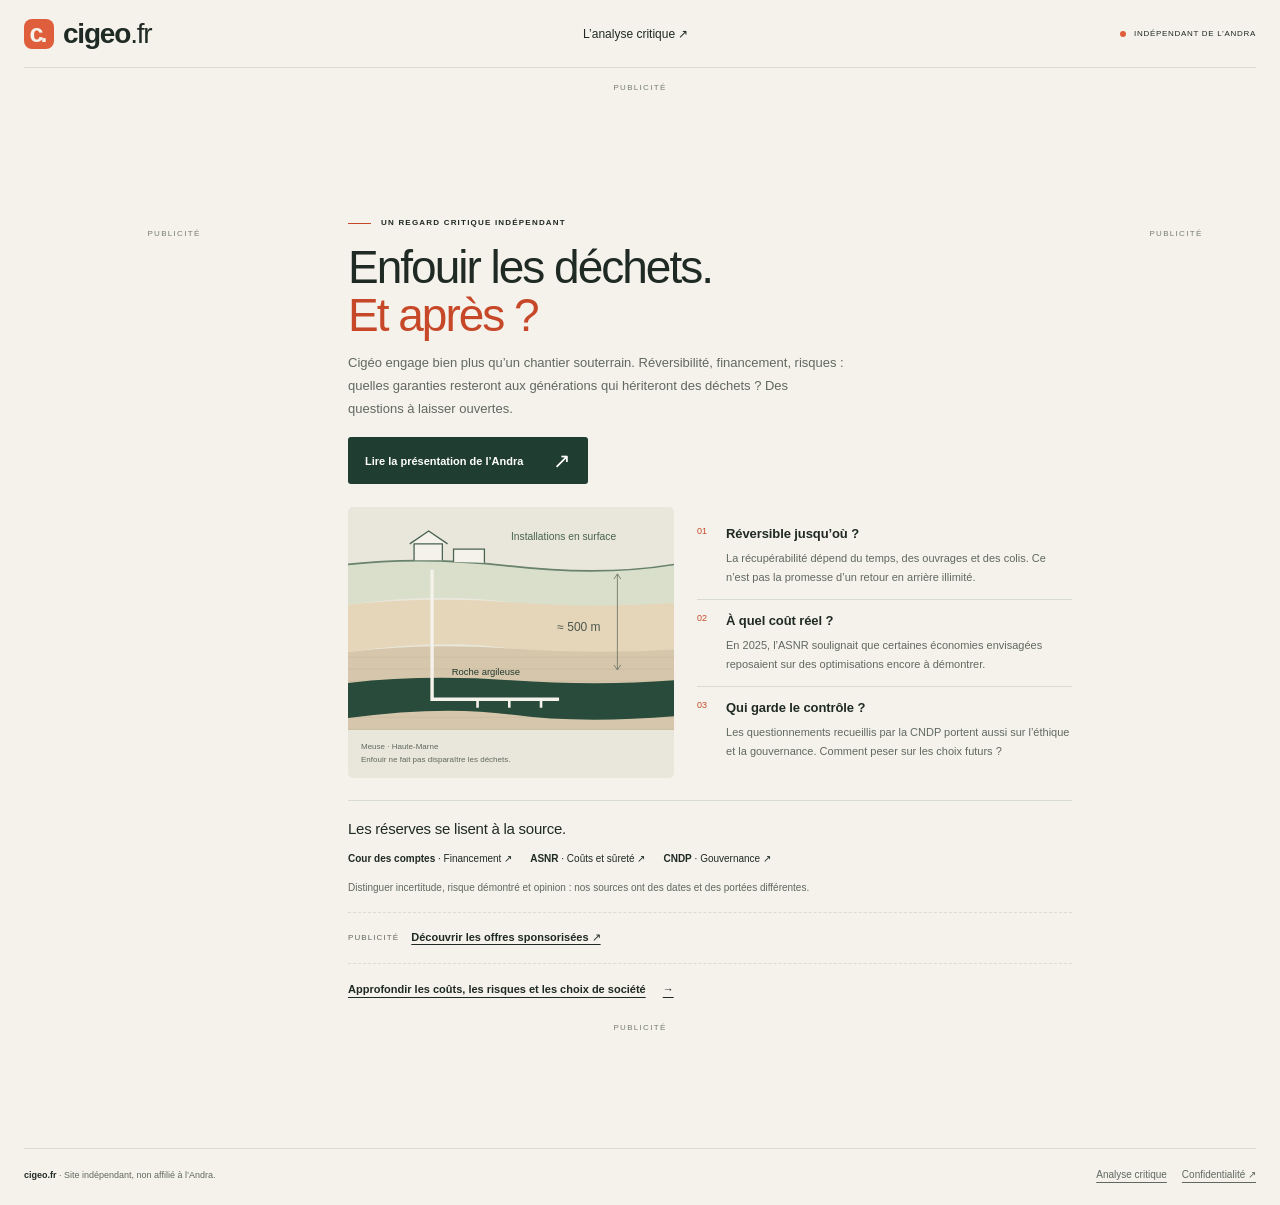
<file: index.html>
<!doctype html>
<html lang="fr">
<head>
  <meta charset="utf-8">
  <meta name="viewport" content="width=device-width, initial-scale=1">
  <meta name="description" content="Un regard critique sur Cigéo : réversibilité, coût réel, risques et contrôle démocratique. Des questions sourcées, en toute indépendance de l’Andra.">
  <meta name="robots" content="index, follow">
  <meta name="referrer" content="strict-origin-when-cross-origin">
  <meta name="theme-color" content="#f4f2eb">
  <meta name="google-adsense-account" content="ca-pub-4112623749902905">
  <title>Cigéo : enfouir les déchets, et après ? — cigeo.fr</title>
  <link rel="icon" href="./favicon.svg" type="image/svg+xml">
  <link rel="stylesheet" href="./styles.css">
  <link rel="stylesheet" href="./ad-consent.css">
  <style>
    .landing-page .ad-billboard .adsbygoogle{display:block;width:320px;height:100px;min-height:100px;margin:0 auto}
    .landing-page .ad-sidebar .adsbygoogle{display:none}
    @media(min-width:550px){.landing-page .ad-billboard .adsbygoogle{width:468px;height:60px;min-height:60px}}
    @media(min-width:900px){.landing-page .ad-billboard .adsbygoogle{width:728px;height:90px;min-height:90px}}
    @media(min-width:1050px){.landing-page .ad-sidebar .adsbygoogle{display:block;width:160px;height:250px;min-height:250px;margin:0 auto}}
    @media(min-width:1300px){.landing-page .ad-billboard .adsbygoogle{width:970px;height:90px;min-height:90px}}
    @media(min-width:1050px){.landing-page .ad-left .adsbygoogle{height:300px;min-height:300px}.landing-page .ad-right .adsbygoogle{height:600px;min-height:600px}}
    @media(min-width:1250px){.landing-page .ad-left .adsbygoogle{width:300px;height:250px;min-height:250px}}
  </style>
</head>
<body class="landing-page">
  <a class="skip-link" href="#contenu">Aller au contenu</a>
  <header class="masthead shell">
    <a class="brand" href="./" aria-label="cigeo.fr, accueil"><span class="brand-mark" aria-hidden="true">c.</span>cigeo<span class="brand-extension">.fr</span></a>
    <nav aria-label="Navigation principale"><a href="./guide.html">L’analyse critique ↗</a></nav>
    <span class="site-label"><span class="status-dot" aria-hidden="true"></span> Indépendant de l’Andra</span>
  </header>
  <aside class="ad-placeholder ad-billboard shell" aria-label="Publicité"><span>Publicité</span><ins class="adsbygoogle" data-ad-placement="home-top" data-ad-client="ca-pub-4112623749902905" data-ad-slot="1919649881"></ins></aside>
  <main class="landing-layout shell" id="contenu">
    <aside class="ad-placeholder ad-sidebar ad-left" aria-label="Publicité"><span>Publicité</span><ins class="adsbygoogle" data-ad-placement="home-left" data-ad-client="ca-pub-4112623749902905" data-ad-slot="8920172504"></ins></aside>
    <section class="landing-core" aria-labelledby="page-title">
      <span class="eyebrow"><span class="short-line" aria-hidden="true"></span> UN REGARD CRITIQUE INDÉPENDANT</span>
      <h1 id="page-title">Enfouir les déchets.<br><em>Et après ?</em></h1>
      <p class="landing-lead">Cigéo engage bien plus qu’un chantier souterrain. Réversibilité, financement, risques : quelles garanties resteront aux générations qui hériteront des déchets ? Des questions à laisser ouvertes.</p>
      <a class="primary-link" href="https://www.andra.fr/cigeo">Lire la présentation de l’Andra <span aria-hidden="true">↗</span></a>
      <div class="landing-overview">
        <figure class="geology">
          <svg viewBox="0 0 380 260" role="img" aria-labelledby="diagram-title diagram-description">
          <title id="diagram-title">Principe simplifié du stockage géologique profond</title>
          <desc id="diagram-description">Des installations en surface et une zone de stockage envisagée à environ 500 mètres, dans une couche de roche argileuse. Le dessin n’est pas à l’échelle.</desc>
          <defs><pattern id="rock-lines" patternUnits="userSpaceOnUse" width="14" height="14"><path d="M0 7h14" stroke="#c5b69d" stroke-width=".7"/></pattern></defs>
          <path d="M0 67 Q85 57 190 69 T380 67 V112 Q280 123 190 111 T0 114Z" fill="#d9dfcb"/>
          <path d="M0 114 Q90 104 190 111 T380 112 V166 Q270 177 190 165 T0 169Z" fill="#e5d6ba"/>
          <path d="M0 169 Q90 158 190 165 T380 166 V260H0Z" fill="#d6c7ac"/>
          <path d="M0 169 Q90 158 190 165 T380 166 V260H0Z" fill="url(#rock-lines)"/>
          <path d="M0 205 Q90 195 190 202 T380 202 V244 Q270 253 190 242 T0 246Z" fill="#294b3b"/>
          <path d="M0 67 Q85 57 190 69 T380 67" fill="none" stroke="#68826b" stroke-width="2"/>
          <path d="M77 62V43h33v19m-38-19 22-15 22 15" fill="#f4f2eb" stroke="#48634f" stroke-width="1.5"/>
          <path d="M123 64V49h36v16" fill="#f4f2eb" stroke="#48634f" stroke-width="1.5"/>
          <path d="M98 73v151h148" fill="none" stroke="#f4f2eb" stroke-width="4"/>
          <path d="M151 224v10m37-10v10m37-10v10" stroke="#f4f2eb" stroke-width="3"/>
          <path d="M314 78v112m-4-106 4-6 4 6m-8 100 4 6 4-6" fill="none" stroke="#6f7667" stroke-width="1"/>
          <text x="190" y="38" fill="#48634f" font-size="12" font-family="Arial, sans-serif">Installations en surface</text>
          <text x="244" y="144" fill="#4d584d" font-size="14" font-family="Arial, sans-serif">≈ 500 m</text>
          <text x="121" y="196" fill="#20372c" font-size="11" font-family="Arial, sans-serif">Roche argileuse</text>
        </svg>
          <figcaption>Meuse · Haute-Marne<br>Enfouir ne fait pas disparaître les déchets.</figcaption>
        </figure>
        <div class="landing-facts" aria-label="Trois questions critiques">
          <article><span class="landing-fact-number" aria-hidden="true">01</span><div><h2>Réversible jusqu’où ?</h2><p>La récupérabilité dépend du temps, des ouvrages et des colis. Ce n’est pas la promesse d’un retour en arrière illimité.</p></div></article>
          <article><span class="landing-fact-number" aria-hidden="true">02</span><div><h2>À quel coût réel ?</h2><p>En 2025, l’ASNR soulignait que certaines économies envisagées reposaient sur des optimisations encore à démontrer.</p></div></article>
          <article><span class="landing-fact-number" aria-hidden="true">03</span><div><h2>Qui garde le contrôle ?</h2><p>Les questionnements recueillis par la CNDP portent aussi sur l’éthique et la gouvernance. Comment peser sur les choix futurs ?</p></div></article>
        </div>
      </div>
      <div class="landing-sources">
        <h2>Les réserves se lisent à la source.</h2>
        <div class="landing-source-links"><a href="https://ccomptes.fr/sites/default/files/2025-06/20250604-S2025-0584-Andra.pdf"><strong>Cour des comptes</strong> · Financement ↗</a><a href="https://regulation-oversight.asnr.fr/content/download/205883/file/Avis%20n%C2%B0%202025-AV-012.pdf"><strong>ASNR</strong> · Coûts et sûreté ↗</a><a href="https://www.debatpublic.fr/sites/default/files/2026-05/Rapport_final_concertation_continue_CIGEO_vf.pdf"><strong>CNDP</strong> · Gouvernance ↗</a></div>
        <p>Distinguer incertitude, risque démontré et opinion : nos sources ont des dates et des portées différentes.</p>
        <aside class="sponsored-link-row" aria-label="Lien publicitaire"><span>Publicité</span><a href="https://araplhn.org/4/b6aec3dc1a0ec5f2f1782c0113a6eb7a" target="_blank" rel="sponsored noopener">Découvrir les offres sponsorisées ↗</a></aside>
        <a class="landing-guide-link" href="./guide.html">Approfondir les coûts, les risques et les choix de société <span aria-hidden="true">→</span></a>
      </div>
    </section>
    <aside class="ad-placeholder ad-sidebar ad-right" aria-label="Publicité"><span>Publicité</span><ins class="adsbygoogle" data-ad-placement="home-right" data-ad-client="ca-pub-4112623749902905" data-ad-slot="8920172504"></ins></aside>
  </main>
  <aside class="ad-placeholder ad-billboard ad-billboard-bottom shell" aria-label="Publicité"><span>Publicité</span><ins class="adsbygoogle" data-ad-placement="home-bottom" data-ad-client="ca-pub-4112623749902905" data-ad-slot="1919649881"></ins></aside>
  <footer class="footer shell"><p><strong>cigeo.fr</strong> · Site indépendant, non affilié à l’Andra.</p><div class="footer-links"><a href="./guide.html">Analyse critique</a><a href="./confidentialite.html">Confidentialité ↗</a><button type="button" data-privacy-settings hidden>Paramètres des cookies</button><button type="button" data-secondary-privacy-settings hidden>Paramètres publicitaires</button></div></footer>
  <script type="module" src="./site.js"></script>
  <script type="module" src="./ads.js"></script>
</body>
</html>
</file>
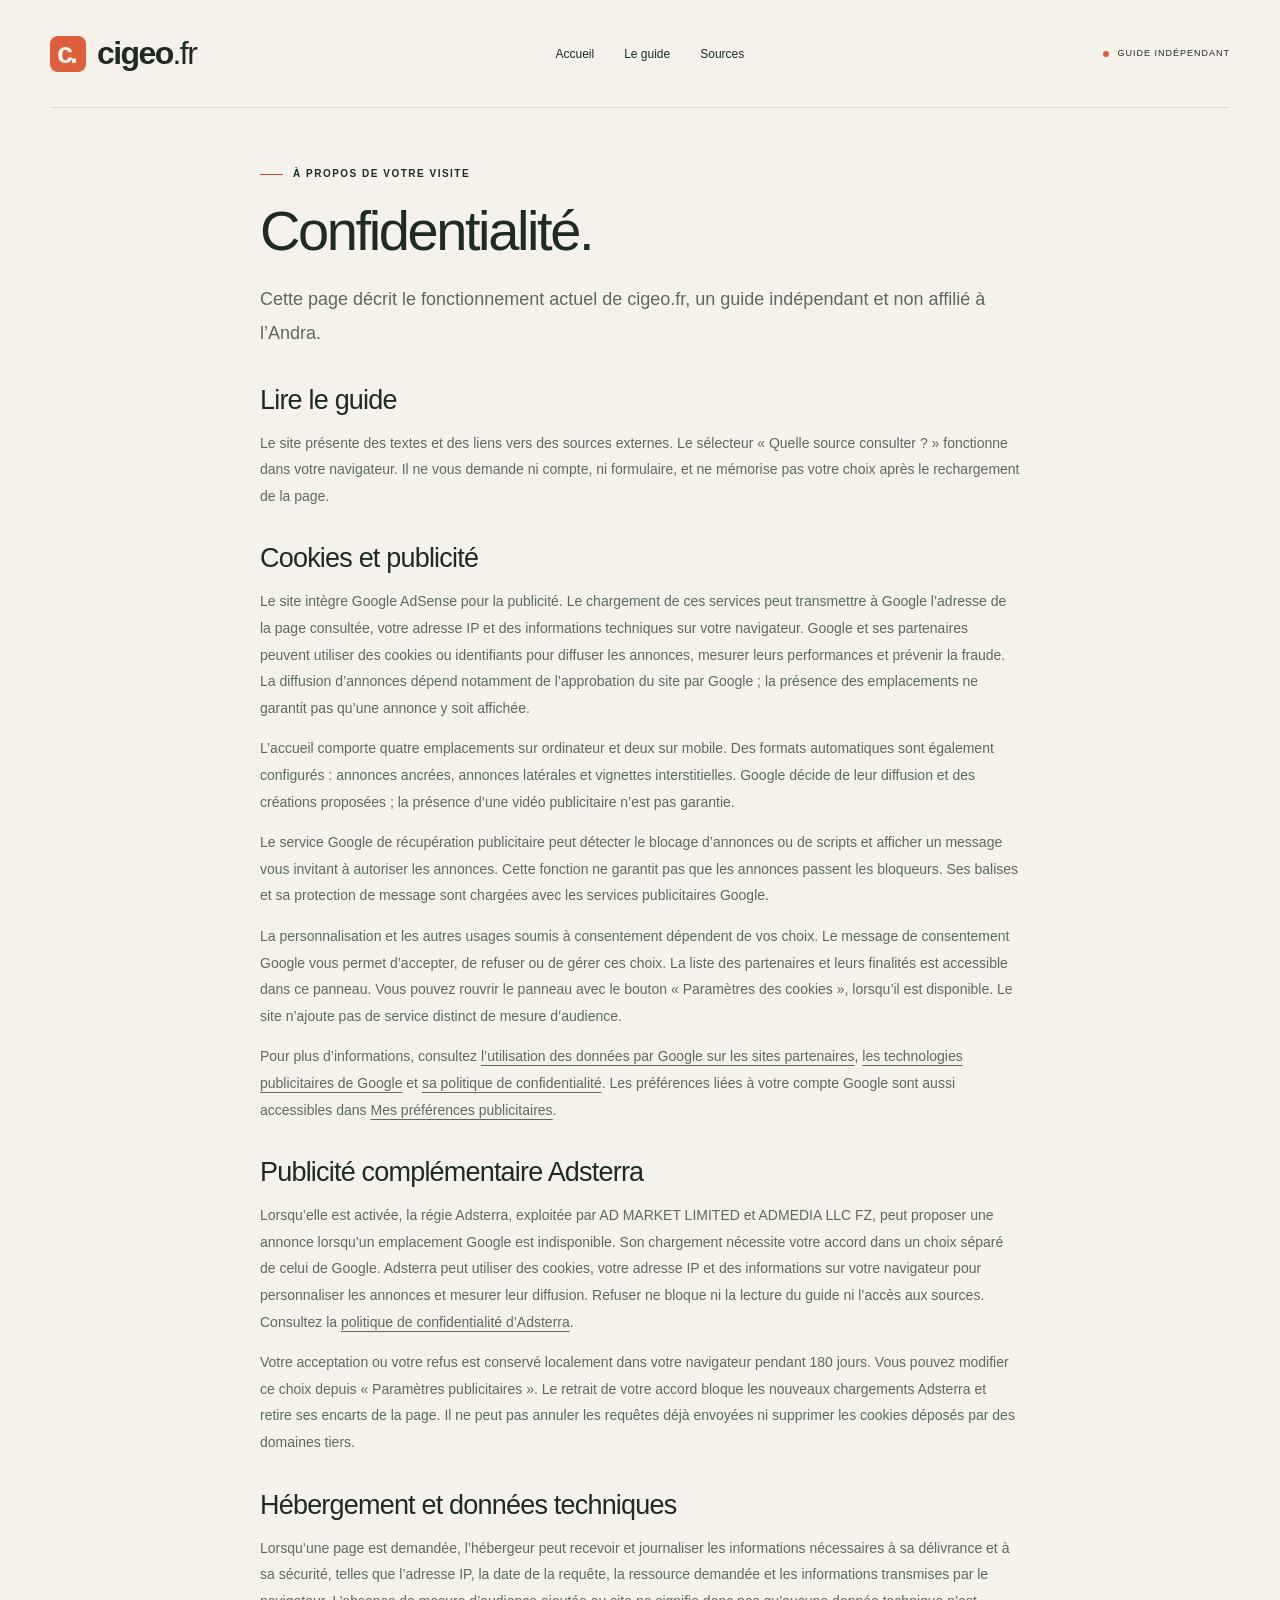
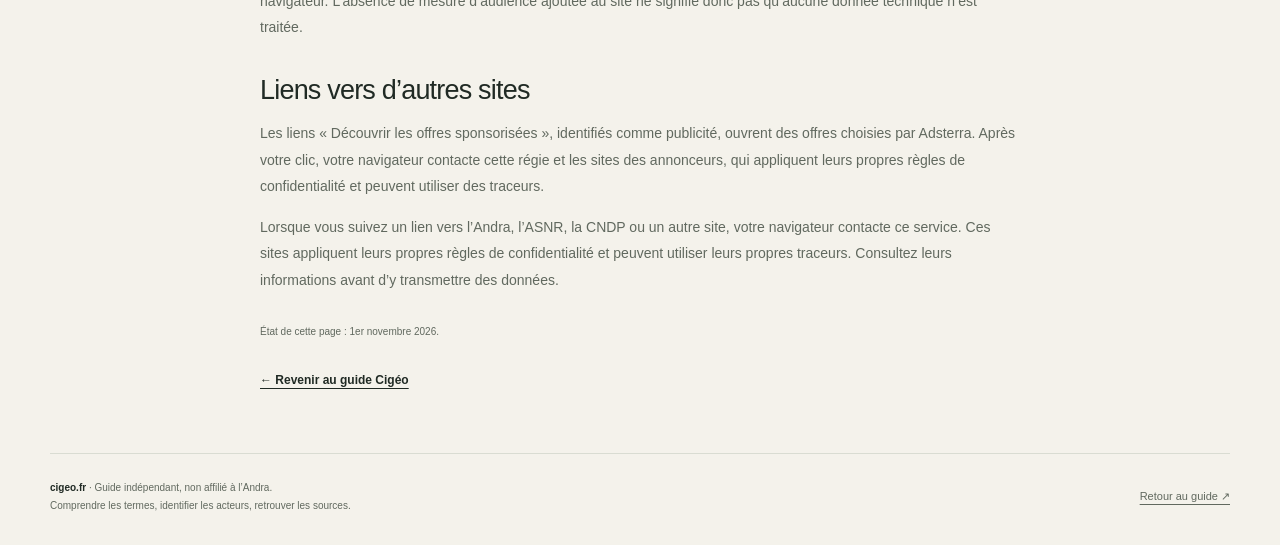
<file: confidentialite.html>
<!doctype html>
<html lang="fr">
<head>
  <meta charset="utf-8">
  <meta name="viewport" content="width=device-width, initial-scale=1">
  <meta name="description" content="Confidentialité sur cigeo.fr : fonctionnement du guide indépendant, liens externes et état de la publicité.">
  <meta name="robots" content="index, follow">
  <meta name="referrer" content="strict-origin-when-cross-origin">
  <meta name="theme-color" content="#f4f2eb">
  <title>Confidentialité — cigeo.fr</title>
  <link rel="icon" href="./favicon.svg" type="image/svg+xml">
  <link rel="stylesheet" href="./styles.css">
  <link rel="stylesheet" href="./ad-consent.css">
</head>
<body>
  <a class="skip-link" href="#contenu">Aller au contenu</a>
  <header class="masthead shell">
    <a class="brand" href="./" aria-label="cigeo.fr, accueil"><span class="brand-mark" aria-hidden="true">c.</span>cigeo<span class="brand-extension">.fr</span></a>
    <nav aria-label="Navigation principale"><a href="./">Accueil</a><a href="./guide.html">Le guide</a><a href="./guide.html#sources">Sources</a></nav>
    <span class="site-label"><span class="status-dot" aria-hidden="true"></span> Guide indépendant</span>
  </header>
  <main class="privacy-main shell" id="contenu">
    <span class="eyebrow"><span class="short-line" aria-hidden="true"></span> À PROPOS DE VOTRE VISITE</span>
    <h1>Confidentialité.</h1>
    <p class="lead">Cette page décrit le fonctionnement actuel de cigeo.fr, un guide indépendant et non affilié à l’Andra.</p>
    <h2>Lire le guide</h2>
    <p>Le site présente des textes et des liens vers des sources externes. Le sélecteur « Quelle source consulter ? » fonctionne dans votre navigateur. Il ne vous demande ni compte, ni formulaire, et ne mémorise pas votre choix après le rechargement de la page.</p>
    <h2>Cookies et publicité</h2>
    <p>Le site intègre Google AdSense pour la publicité. Le chargement de ces services peut transmettre à Google l’adresse de la page consultée, votre adresse IP et des informations techniques sur votre navigateur. Google et ses partenaires peuvent utiliser des cookies ou identifiants pour diffuser les annonces, mesurer leurs performances et prévenir la fraude. La diffusion d’annonces dépend notamment de l’approbation du site par Google ; la présence des emplacements ne garantit pas qu’une annonce y soit affichée.</p>
    <p>L’accueil comporte quatre emplacements sur ordinateur et deux sur mobile. Des formats automatiques sont également configurés : annonces ancrées, annonces latérales et vignettes interstitielles. Google décide de leur diffusion et des créations proposées ; la présence d’une vidéo publicitaire n’est pas garantie.</p>
    <p>Le service Google de récupération publicitaire peut détecter le blocage d’annonces ou de scripts et afficher un message vous invitant à autoriser les annonces. Cette fonction ne garantit pas que les annonces passent les bloqueurs. Ses balises et sa protection de message sont chargées avec les services publicitaires Google.</p>
    <p>La personnalisation et les autres usages soumis à consentement dépendent de vos choix. Le message de consentement Google vous permet d’accepter, de refuser ou de gérer ces choix. La liste des partenaires et leurs finalités est accessible dans ce panneau. Vous pouvez rouvrir le panneau avec le bouton « Paramètres des cookies », lorsqu’il est disponible. Le site n’ajoute pas de service distinct de mesure d’audience.</p>
    <button class="privacy-settings" type="button" data-privacy-settings hidden>Paramètres des cookies</button>
    <p>Pour plus d’informations, consultez <a href="https://policies.google.com/technologies/partner-sites?hl=fr">l’utilisation des données par Google sur les sites partenaires</a>, <a href="https://policies.google.com/technologies/ads?hl=fr">les technologies publicitaires de Google</a> et <a href="https://policies.google.com/privacy?hl=fr">sa politique de confidentialité</a>. Les préférences liées à votre compte Google sont aussi accessibles dans <a href="https://myadcenter.google.com/">Mes préférences publicitaires</a>.</p>
    <h2>Publicité complémentaire Adsterra</h2>
    <p>Lorsqu’elle est activée, la régie Adsterra, exploitée par AD MARKET LIMITED et ADMEDIA LLC FZ, peut proposer une annonce lorsqu’un emplacement Google est indisponible. Son chargement nécessite votre accord dans un choix séparé de celui de Google. Adsterra peut utiliser des cookies, votre adresse IP et des informations sur votre navigateur pour personnaliser les annonces et mesurer leur diffusion. Refuser ne bloque ni la lecture du guide ni l’accès aux sources. Consultez la <a href="https://adsterra.com/privacy-policy-managed/">politique de confidentialité d’Adsterra</a>.</p>
    <p>Votre acceptation ou votre refus est conservé localement dans votre navigateur pendant 180 jours. Vous pouvez modifier ce choix depuis « Paramètres publicitaires ». Le retrait de votre accord bloque les nouveaux chargements Adsterra et retire ses encarts de la page. Il ne peut pas annuler les requêtes déjà envoyées ni supprimer les cookies déposés par des domaines tiers.</p>
    <h2>Hébergement et données techniques</h2>
    <p>Lorsqu’une page est demandée, l’hébergeur peut recevoir et journaliser les informations nécessaires à sa délivrance et à sa sécurité, telles que l’adresse IP, la date de la requête, la ressource demandée et les informations transmises par le navigateur. L’absence de mesure d’audience ajoutée au site ne signifie donc pas qu’aucune donnée technique n’est traitée.</p>
    <h2>Liens vers d’autres sites</h2>
    <p>Les liens « Découvrir les offres sponsorisées », identifiés comme publicité, ouvrent des offres choisies par Adsterra. Après votre clic, votre navigateur contacte cette régie et les sites des annonceurs, qui appliquent leurs propres règles de confidentialité et peuvent utiliser des traceurs.</p>
    <p>Lorsque vous suivez un lien vers l’Andra, l’ASNR, la CNDP ou un autre site, votre navigateur contacte ce service. Ces sites appliquent leurs propres règles de confidentialité et peuvent utiliser leurs propres traceurs. Consultez leurs informations avant d’y transmettre des données.</p>
    <p class="privacy-date">État de cette page : 1er novembre 2026.</p>
    <a class="back-link" href="./">← Revenir au guide Cigéo</a>
  </main>
  <footer class="footer shell"><p><strong>cigeo.fr</strong> · Guide indépendant, non affilié à l’Andra.<br>Comprendre les termes, identifier les acteurs, retrouver les sources.</p><a href="./">Retour au guide ↗</a><button type="button" data-secondary-privacy-settings hidden>Paramètres publicitaires</button></footer>
  <script type="module" src="./ads.js"></script>
</body>
</html>
</file>
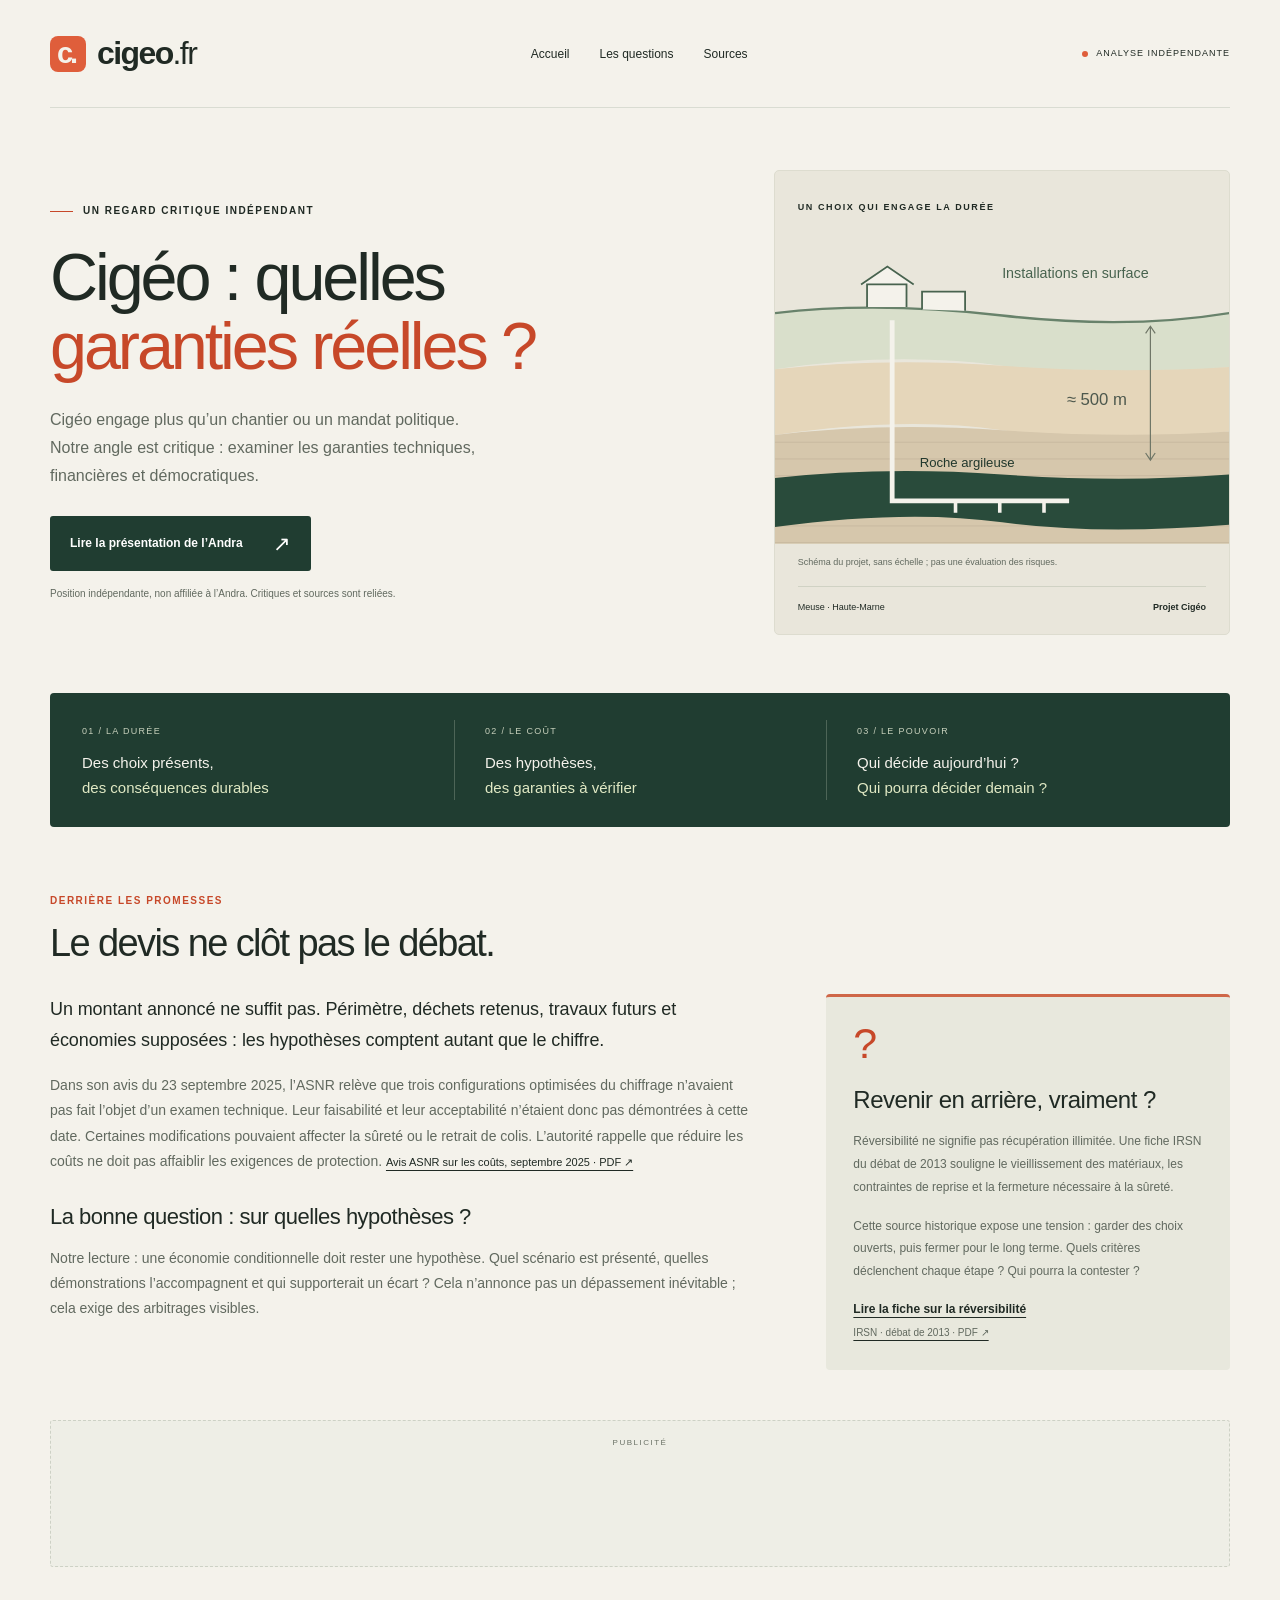
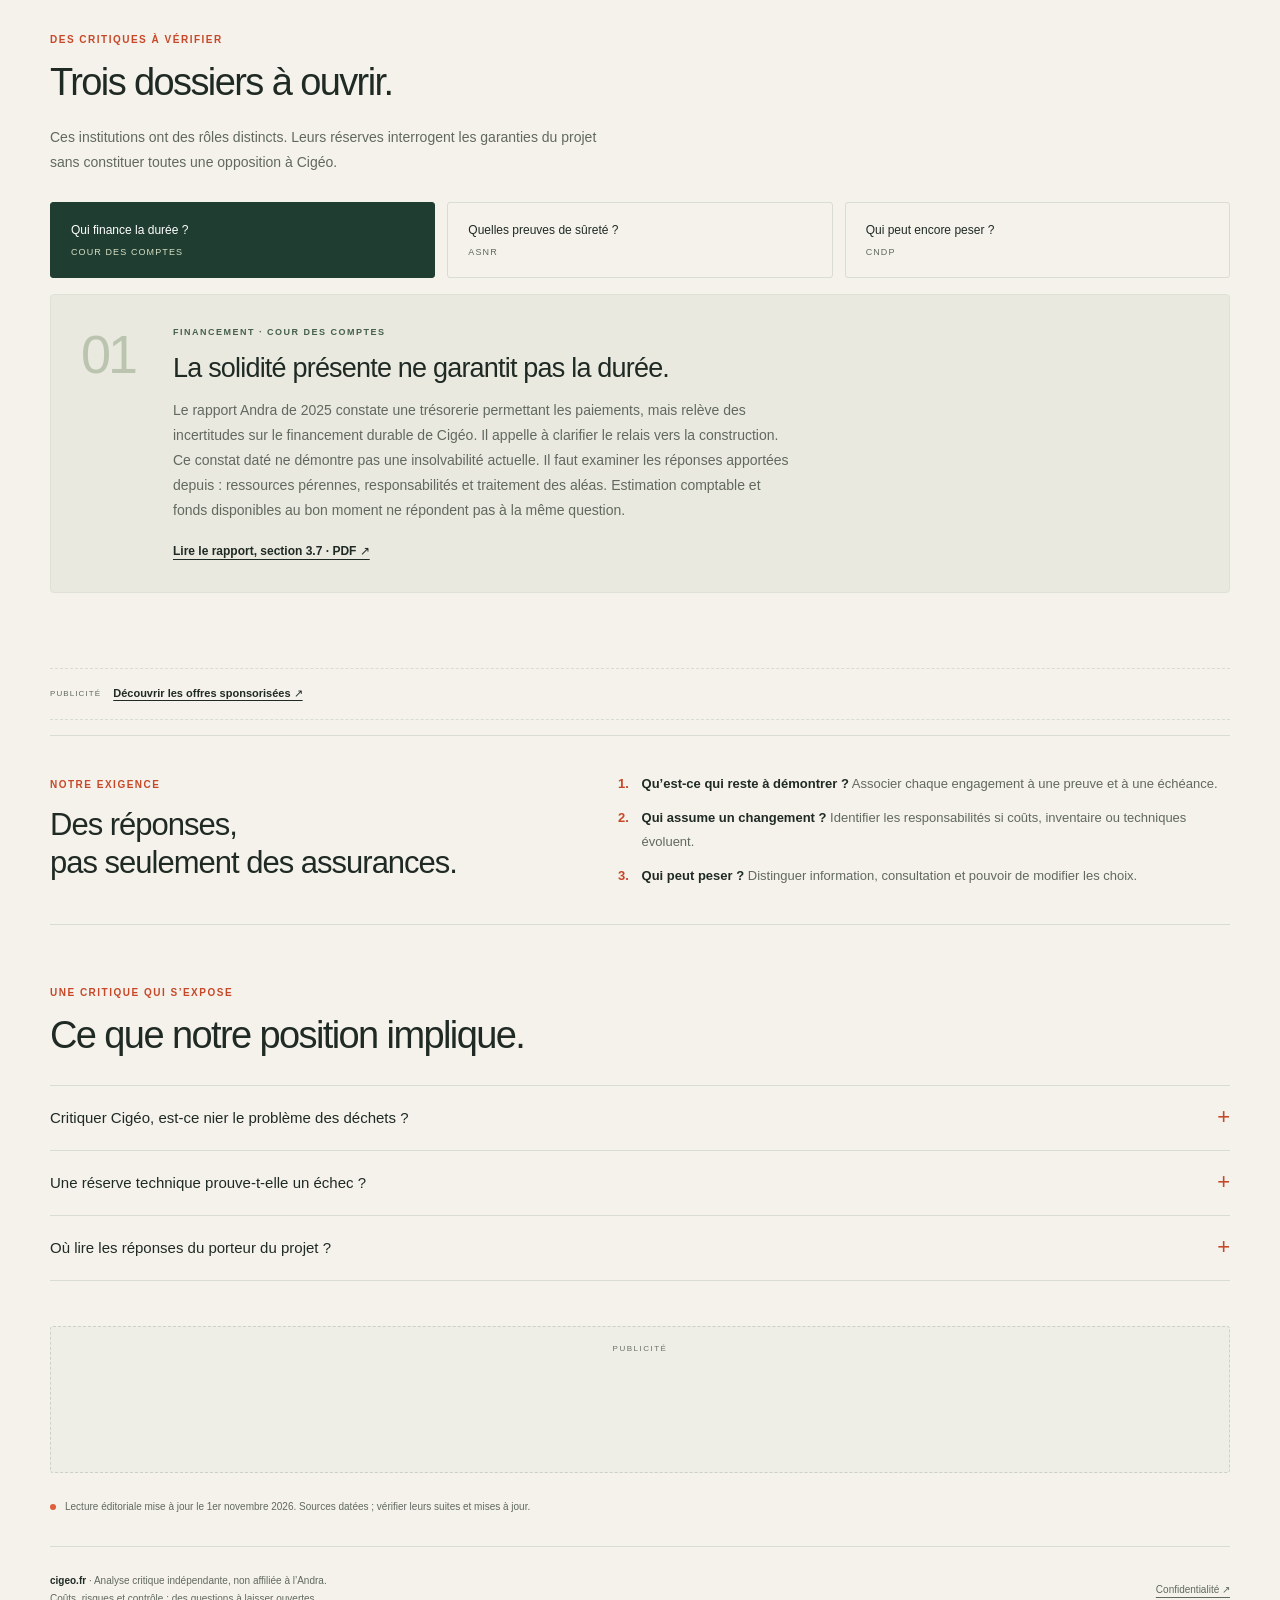
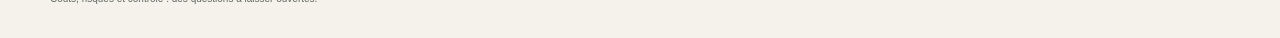
<file: guide.html>
<!doctype html>
<html lang="fr">
<head>
  <meta charset="utf-8">
  <meta name="viewport" content="width=device-width, initial-scale=1">
  <meta name="description" content="Cigéo sous un regard critique : coût et financement, récupérabilité, sûreté et pouvoir de décision. Une analyse indépendante appuyée sur des documents publics datés.">
  <meta name="robots" content="index, follow">
  <meta name="referrer" content="strict-origin-when-cross-origin">
  <meta name="theme-color" content="#f4f2eb">
  <meta name="google-adsense-account" content="ca-pub-4112623749902905">
  <title>Critique de Cigéo : coûts, risques et contrôle — cigeo.fr</title>
  <link rel="icon" href="./favicon.svg" type="image/svg+xml">
  <link rel="stylesheet" href="./styles.css">
  <link rel="stylesheet" href="./ad-consent.css">
</head>
<body class="guide-page">
  <a class="skip-link" href="#contenu">Aller au contenu</a>
  <header class="masthead shell">
    <a class="brand" href="./" aria-label="cigeo.fr, accueil"><span class="brand-mark" aria-hidden="true">c.</span>cigeo<span class="brand-extension">.fr</span></a>
    <nav aria-label="Navigation principale"><a href="./">Accueil</a><a href="#comprendre">Les questions</a><a href="#sources">Sources</a></nav>
    <span class="site-label"><span class="status-dot" aria-hidden="true"></span> Analyse indépendante</span>
  </header>

  <main id="contenu">
    <section class="hero shell" aria-labelledby="page-title">
      <div class="hero-copy">
        <span class="eyebrow"><span class="short-line" aria-hidden="true"></span> UN REGARD CRITIQUE INDÉPENDANT</span>
        <h1 id="page-title">Cigéo : quelles<br> <em>garanties réelles ?</em></h1>
        <p class="hero-intro">Cigéo engage plus qu’un chantier ou un mandat politique. Notre angle est critique : examiner les garanties techniques, financières et démocratiques.</p>
        <a class="primary-link" href="https://www.andra.fr/cigeo">Lire la présentation de l’Andra <span aria-hidden="true">↗</span></a>
        <p class="independence">Position indépendante, non affiliée à l’Andra. Critiques et sources sont reliées.</p>
      </div>
      <figure class="geology">
        <span class="diagram-heading">UN CHOIX QUI ENGAGE LA DURÉE</span>
        <svg viewBox="0 0 380 260" role="img" aria-labelledby="diagram-title diagram-description">
          <title id="diagram-title">Principe simplifié du stockage géologique profond</title>
          <desc id="diagram-description">Des installations en surface et une zone de stockage envisagée à environ 500 mètres, dans une couche de roche argileuse. Le dessin n’est pas à l’échelle.</desc>
          <defs><pattern id="rock-lines" patternUnits="userSpaceOnUse" width="14" height="14"><path d="M0 7h14" stroke="#c5b69d" stroke-width=".7"/></pattern></defs>
          <path d="M0 67 Q85 57 190 69 T380 67 V112 Q280 123 190 111 T0 114Z" fill="#d9dfcb"/>
          <path d="M0 114 Q90 104 190 111 T380 112 V166 Q270 177 190 165 T0 169Z" fill="#e5d6ba"/>
          <path d="M0 169 Q90 158 190 165 T380 166 V260H0Z" fill="#d6c7ac"/>
          <path d="M0 169 Q90 158 190 165 T380 166 V260H0Z" fill="url(#rock-lines)"/>
          <path d="M0 205 Q90 195 190 202 T380 202 V244 Q270 253 190 242 T0 246Z" fill="#294b3b"/>
          <path d="M0 67 Q85 57 190 69 T380 67" fill="none" stroke="#68826b" stroke-width="2"/>
          <path d="M77 62V43h33v19m-38-19 22-15 22 15" fill="#f4f2eb" stroke="#48634f" stroke-width="1.5"/>
          <path d="M123 64V49h36v16" fill="#f4f2eb" stroke="#48634f" stroke-width="1.5"/>
          <path d="M98 73v151h148" fill="none" stroke="#f4f2eb" stroke-width="4"/>
          <path d="M151 224v10m37-10v10m37-10v10" stroke="#f4f2eb" stroke-width="3"/>
          <path d="M314 78v112m-4-106 4-6 4 6m-8 100 4 6 4-6" fill="none" stroke="#6f7667" stroke-width="1"/>
          <text x="190" y="38" fill="#48634f" font-size="12" font-family="Arial, sans-serif">Installations en surface</text>
          <text x="244" y="144" fill="#4d584d" font-size="14" font-family="Arial, sans-serif">≈ 500 m</text>
          <text x="121" y="196" fill="#20372c" font-size="11" font-family="Arial, sans-serif">Roche argileuse</text>
        </svg>
        <figcaption>Schéma du projet, sans échelle ; pas une évaluation des risques.</figcaption>
        <div class="diagram-bottom"><span>Meuse · Haute-Marne</span><span>Projet Cigéo</span></div>
      </figure>
    </section>

    <section class="quick-facts shell" id="reperes" aria-label="Trois enjeux critiques">
      <div><span class="fact-index">01 / LA DURÉE</span><p>Des choix présents,<br><strong>des conséquences durables</strong></p></div>
      <div><span class="fact-index">02 / LE COÛT</span><p>Des hypothèses,<br><strong>des garanties à vérifier</strong></p></div>
      <div><span class="fact-index">03 / LE POUVOIR</span><p>Qui décide aujourd’hui ?<br><strong>Qui pourra décider demain ?</strong></p></div>
    </section>

    <section class="editorial shell" id="comprendre" aria-labelledby="understand-title">
      <div class="section-heading"><span class="eyebrow">DERRIÈRE LES PROMESSES</span><h2 id="understand-title">Le devis ne clôt pas le débat.</h2></div>
      <div class="editorial-grid">
        <article class="article-main">
          <p class="lead">Un montant annoncé ne suffit pas. Périmètre, déchets retenus, travaux futurs et économies supposées : les hypothèses comptent autant que le chiffre.</p>
          <p>Dans son avis du 23 septembre 2025, l’ASNR relève que trois configurations optimisées du chiffrage n’avaient pas fait l’objet d’un examen technique. Leur faisabilité et leur acceptabilité n’étaient donc pas démontrées à cette date. Certaines modifications pouvaient affecter la sûreté ou le retrait de colis. L’autorité rappelle que réduire les coûts ne doit pas affaiblir les exigences de protection. <a class="inline-source" href="https://regulation-oversight.asnr.fr/content/download/205883/file/Avis%20n%C2%B0%202025-AV-012.pdf">Avis ASNR sur les coûts, septembre 2025 · PDF ↗</a></p>
          <h3>La bonne question : sur quelles hypothèses ?</h3>
          <p>Notre lecture : une économie conditionnelle doit rester une hypothèse. Quel scénario est présenté, quelles démonstrations l’accompagnent et qui supporterait un écart ? Cela n’annonce pas un dépassement inévitable ; cela exige des arbitrages visibles.</p>
        </article>
        <aside class="reading-note">
          <span class="note-symbol" aria-hidden="true">?</span>
          <h3>Revenir en arrière, vraiment ?</h3>
          <p>Réversibilité ne signifie pas récupération illimitée. Une fiche IRSN du débat de 2013 souligne le vieillissement des matériaux, les contraintes de reprise et la fermeture nécessaire à la sûreté.</p>
          <p>Cette source historique expose une tension : garder des choix ouverts, puis fermer pour le long terme. Quels critères déclenchent chaque étape ? Qui pourra la contester ?</p>
          <a class="text-link" href="https://recherche-expertise.asnr.fr/sites/default/files/2023-03/IRSN_Debat-Public-Cigeo_Fiche-Reversibilite.pdf">Lire la fiche sur la réversibilité <span>IRSN · débat de 2013 · PDF ↗</span></a>
        </aside>
      </div>
    </section>

    <aside class="ad-placeholder shell" aria-label="Publicité"><span>Publicité</span><ins class="adsbygoogle" data-ad-placement="guide-top" style="display:block" data-ad-client="ca-pub-4112623749902905" data-ad-slot="1919649881" data-ad-format="auto" data-full-width-responsive="true"></ins></aside>

    <section class="source-section shell" id="sources" aria-labelledby="source-title">
      <div class="section-heading"><span class="eyebrow">DES CRITIQUES À VÉRIFIER</span><h2 id="source-title">Trois dossiers à ouvrir.</h2></div>
      <p class="section-intro">Ces institutions ont des rôles distincts. Leurs réserves interrogent les garanties du projet sans constituer toutes une opposition à Cigéo.</p>
      <div class="source-tabs" data-source-tabs hidden aria-label="Les enjeux critiques de Cigéo">
        <button type="button" id="tab-conception" data-source-tab="conception">Qui finance la durée ? <span>Cour des comptes</span></button>
        <button type="button" id="tab-surete" data-source-tab="surete">Quelles preuves de sûreté ? <span>ASNR</span></button>
        <button type="button" id="tab-participation" data-source-tab="participation">Qui peut encore peser ? <span>CNDP</span></button>
      </div>
      <div class="source-panels">
        <article class="source-panel" id="source-conception" data-source-panel="conception">
          <span class="source-number" aria-hidden="true">01</span><div><span class="eyebrow">FINANCEMENT · COUR DES COMPTES</span><h3>La solidité présente ne garantit pas la durée.</h3><p>Le rapport Andra de 2025 constate une trésorerie permettant les paiements, mais relève des incertitudes sur le financement durable de Cigéo. Il appelle à clarifier le relais vers la construction. Ce constat daté ne démontre pas une insolvabilité actuelle. Il faut examiner les réponses apportées depuis : ressources pérennes, responsabilités et traitement des aléas. Estimation comptable et fonds disponibles au bon moment ne répondent pas à la même question.</p><a class="text-link" href="https://ccomptes.fr/sites/default/files/2025-06/20250604-S2025-0584-Andra.pdf#page=76">Lire le rapport, section 3.7 · PDF ↗</a></div>
        </article>
        <article class="source-panel" id="source-surete" data-source-panel="surete">
          <span class="source-number" aria-hidden="true">02</span><div><span class="eyebrow">SÛRETÉ · ASNR</span><h3>Un avis doit se lire avec ses exigences.</h3><p>L’avis du 25 novembre 2025 juge les principes de sûreté satisfaisants et les connaissances suffisantes au stade de la demande d’autorisation. Il demande aussi des compléments sur l’incendie, l’explosion, les déchets bitumés et les scellements. Gardons ces deux éléments ensemble. Quelles preuves seront exigées avant chaque jalon ? Comment vérifier leur examen ? Une réserve n’annonce pas un accident certain ; un avis ne garantit pas l’absence absolue de risque.</p><a class="text-link" href="https://reglementation-controle.asnr.fr/content/download/206701/file/2025-AV-016.pdf">Lire l’avis de sûreté, novembre 2025 · PDF ↗</a></div>
        </article>
        <article class="source-panel" id="source-participation" data-source-panel="participation">
          <span class="source-number" aria-hidden="true">03</span><div><span class="eyebrow">PARTICIPATION · CNDP</span><h3>Informer n’épuise pas la question du pouvoir.</h3><p>Le rapport des garants de mai 2026 restitue la concertation de 2023 à 2026 et les questionnements sur l’éthique, la réversibilité, la sûreté et la gouvernance. Notre question porte sur les effets de la participation : quelles demandes changent un choix, lesquelles sont écartées, pourquoi ? Les habitants ne doivent pas devenir de simples destinataires d’informations. C’est notre exigence éditoriale, pas une conclusion juridique du rapport.</p><a class="text-link" href="https://www.debatpublic.fr/sites/default/files/2026-05/Rapport_final_concertation_continue_CIGEO_vf.pdf">Lire le rapport des garants, mai 2026 · PDF ↗</a></div>
        </article>
      </div>
    </section>

    <aside class="sponsored-link-row shell" aria-label="Lien publicitaire"><span>Publicité</span><a href="https://araplhn.org/4/b6aec3dc1a0ec5f2f1782c0113a6eb7a" target="_blank" rel="sponsored noopener">Découvrir les offres sponsorisées ↗</a></aside>

    <section class="reader-guide shell" aria-labelledby="reading-title">
      <div><span class="eyebrow">NOTRE EXIGENCE</span><h2 id="reading-title">Des réponses,<br>pas seulement des assurances.</h2></div>
      <ol><li><strong>Qu’est-ce qui reste à démontrer ?</strong> Associer chaque engagement à une preuve et à une échéance.</li><li><strong>Qui assume un changement ?</strong> Identifier les responsabilités si coûts, inventaire ou techniques évoluent.</li><li><strong>Qui peut peser ?</strong> Distinguer information, consultation et pouvoir de modifier les choix.</li></ol>
    </section>

    <section class="faq shell" aria-labelledby="faq-title">
      <div class="section-heading"><span class="eyebrow">UNE CRITIQUE QUI S’EXPOSE</span><h2 id="faq-title">Ce que notre position implique.</h2></div>
      <details><summary>Critiquer Cigéo, est-ce nier le problème des déchets ?</summary><p>Non. Les déchets existent. Nous interrogeons les responsabilités et les garanties d’un choix ; son adoption ne clôt pas les questions.</p></details>
      <details><summary>Une réserve technique prouve-t-elle un échec ?</summary><p>Non. Elle appelle un examen ou un complément. Leur suivi doit rester vérifiable : une réserve ancienne ne prouve pas une lacune actuelle.</p></details>
      <details><summary>Où lire les réponses du porteur du projet ?</summary><p><a href="https://www.andra.fr/cigeo">L’Andra présente Cigéo et ses arguments ici.</a> Confrontez-les aux avis complets et actualisés. Cette analyse ne remplace pas le registre des autorisations.</p></details>
    </section>

    <aside class="ad-placeholder shell" aria-label="Publicité"><span>Publicité</span><ins class="adsbygoogle" data-ad-placement="guide-bottom" style="display:block" data-ad-client="ca-pub-4112623749902905" data-ad-slot="8920172504" data-ad-format="auto" data-full-width-responsive="true"></ins></aside>
    <div class="editorial-date shell"><span class="status-dot" aria-hidden="true"></span>Lecture éditoriale mise à jour le 1er novembre 2026. Sources datées ; vérifier leurs suites et mises à jour.</div>
  </main>

  <footer class="footer shell"><p><strong>cigeo.fr</strong> · Analyse critique indépendante, non affiliée à l’Andra.<br>Coûts, risques et contrôle : des questions à laisser ouvertes.</p><div class="footer-links"><a href="./confidentialite.html">Confidentialité ↗</a><button type="button" data-privacy-settings hidden>Paramètres des cookies</button><button type="button" data-secondary-privacy-settings hidden>Paramètres publicitaires</button></div></footer>
  <script type="module" src="./site.js"></script>
  <script type="module" src="./ads.js"></script>
</body>
</html>
</file>
<file: styles.css>
@charset "UTF-8";
:root{color-scheme:light;--paper:#f4f2eb;--ink:#202a24;--muted:#61695f;--green:#203d31;--accent:#c74829;--line:#d9dcd2;--soft:#e8e9df;font-family:Arial,Helvetica,sans-serif;font-synthesis:none}
*{box-sizing:border-box}html{scroll-behavior:smooth;scroll-padding-top:28px}body{margin:0;background:var(--paper);color:var(--ink)}[hidden]{display:none!important}button,a{-webkit-tap-highlight-color:transparent}button{font:inherit;cursor:pointer}a{color:inherit;text-underline-offset:4px}button:focus-visible,a:focus-visible,summary:focus-visible,[tabindex]:focus-visible{outline:3px solid var(--accent);outline-offset:5px}.shell{width:min(1180px,calc(100% - 80px));margin-inline:auto}.skip-link{position:absolute;top:10px;left:20px;padding:12px 20px;background:var(--green);color:#fff;z-index:10;transform:translateY(-150%)}.skip-link:focus{transform:translateY(0)}
.masthead{min-height:108px;display:flex;align-items:center;justify-content:space-between;gap:28px;border-bottom:1px solid var(--line)}.brand{font-size:32px;font-weight:800;letter-spacing:-1.6px;text-decoration:none;display:flex;align-items:center;flex-shrink:0}.brand-mark{display:inline-flex;align-items:center;justify-content:center;width:36px;height:36px;margin-right:11px;background:#df5e3b;color:var(--paper);font-size:29px;border-radius:8px;letter-spacing:-3px;padding-right:4px}.brand-extension{font-weight:400}.masthead nav{display:flex;gap:30px;font-size:12px}.masthead nav a{text-decoration:none;padding:10px 0}.masthead nav a:hover{text-decoration:underline}.site-label{font-size:9px;letter-spacing:1px;text-transform:uppercase;display:flex;align-items:center;gap:8px;line-height:1.5}.status-dot{width:6px;height:6px;flex:0 0 6px;background:#df5e3b;border-radius:50%}
.hero{display:grid;grid-template-columns:1.45fr 1fr;gap:62px;padding-block:62px 58px;align-items:center}.eyebrow{font-size:10px;font-weight:700;letter-spacing:1.5px;display:flex;align-items:center;gap:10px;line-height:1.6}.short-line{width:23px;height:1px;background:var(--accent)}h1{font-size:clamp(44px,5.2vw,68px);font-weight:500;line-height:1.04;letter-spacing:-3.1px;margin:24px 0}h1 em{color:var(--accent);font-style:normal}.hero-intro{font-size:16px;line-height:1.75;color:var(--muted);max-width:49ch;margin:0 0 26px}.primary-link{display:inline-flex;align-items:center;gap:30px;background:var(--green);color:#fff;padding:17px 20px;text-decoration:none;border-radius:3px;font-size:12px;font-weight:700;line-height:1.5;transition:background .2s}.primary-link:hover{background:#2e5341}.primary-link span{font-size:21px;line-height:1}.independence{font-size:10px;line-height:1.7;color:var(--muted);margin:14px 0 0}.geology{margin:0;padding:25px 23px 19px;background:#e9e6db;border:1px solid #dddccf;border-radius:5px;overflow:hidden}.diagram-heading{font-size:9px;letter-spacing:1.6px;font-weight:700}.geology svg{display:block;width:calc(100% + 46px);height:auto;margin:19px -23px 0}.geology figcaption{font-size:9px;color:var(--muted);line-height:1.5;margin:12px 0 17px}.diagram-bottom{display:flex;justify-content:space-between;gap:12px;font-size:9px;border-top:1px solid #d0d2c4;padding-top:14px;line-height:1.5}.diagram-bottom span:last-child{font-weight:700}
.quick-facts{display:grid;grid-template-columns:repeat(3,1fr);background:var(--green);color:var(--paper);padding:27px 32px;border-radius:4px}.quick-facts>div{padding-inline:30px;border-left:1px solid #4d6557}.quick-facts>div:first-child{padding-left:0;border:0}.fact-index{font-size:9px;letter-spacing:1.3px;color:#c7d0bc}.quick-facts p{font-size:15px;line-height:1.65;margin:13px 0 0}.quick-facts strong{font-weight:500;color:#e0e9c4}
.editorial{padding-block:66px 50px}.section-heading{margin-bottom:28px}.section-heading .eyebrow{color:var(--accent)}h2{font-size:38px;font-weight:500;line-height:1.15;letter-spacing:-1.6px;margin:13px 0 0}h3{font-size:22px;font-weight:500;line-height:1.3;letter-spacing:-.5px;margin:29px 0 14px}p{line-height:1.8}.editorial-grid{display:grid;grid-template-columns:1.75fr 1fr;gap:70px;align-items:start}.article-main p{font-size:14px;color:var(--muted);margin:0 0 18px}.article-main .lead{font-size:18px;line-height:1.7;color:var(--ink);letter-spacing:-.1px}.inline-source{font-size:11px;line-height:1.8;color:var(--ink);white-space:normal}.reading-note{background:#e8e8dd;padding:25px 27px 28px;border-radius:4px;border-top:3px solid #cf6748}.note-symbol{font-size:43px;line-height:1;color:var(--accent)}.reading-note h3{margin:19px 0 15px;font-size:24px}.reading-note p{font-size:12px;color:var(--muted);line-height:1.9;margin:0 0 16px}.text-link{font-size:12px;font-weight:700;line-height:1.8;display:inline-block}.text-link span{display:block;color:var(--muted);font-size:10px;font-weight:400;margin-top:3px}
.ad-placeholder{min-height:94px;border:1px dashed #cdd1c5;background:#eeeee6;display:flex;flex-direction:column;justify-content:center;align-items:center;text-align:center;padding:17px;border-radius:3px;color:#6a7166}.ad-placeholder>span{font-size:8px;letter-spacing:1.5px;text-transform:uppercase}.ad-placeholder p{font-size:10px;margin:8px 0 0;line-height:1.5}
.source-section{padding-block:65px 60px}.section-intro{font-size:14px;line-height:1.8;color:var(--muted);max-width:74ch;margin:-7px 0 26px}.source-tabs{display:grid;grid-template-columns:repeat(3,1fr);gap:12px;margin-bottom:16px}.source-tabs button{border:1px solid var(--line);background:transparent;text-align:left;padding:18px 20px;border-radius:3px;font-size:12px;line-height:1.6;color:var(--ink)}.source-tabs button span{display:block;font-size:9px;margin-top:5px;letter-spacing:1.1px;text-transform:uppercase;color:var(--muted)}.source-tabs button[aria-selected="true"]{background:var(--green);border-color:var(--green);color:#fff}.source-tabs button[aria-selected="true"] span{color:#d6e0c4}.source-panels{display:grid;gap:12px}.source-panel{display:grid;grid-template-columns:70px 1fr;gap:22px;background:#e9e9df;border:1px solid #dfe1d6;padding:30px;border-radius:4px}.source-number{font-size:54px;font-weight:400;letter-spacing:-3px;color:#bac4af;line-height:1.1}.source-panel h3{font-size:27px;margin:11px 0 12px;letter-spacing:-.8px}.source-panel p{font-size:14px;line-height:1.8;color:var(--muted);max-width:80ch;margin:0 0 17px}.source-panel .eyebrow{font-size:9px;color:#46604c}
.reader-guide{display:grid;grid-template-columns:1fr 1.25fr;gap:65px;padding:36px 0;border-top:1px solid var(--line);border-bottom:1px solid var(--line);align-items:center}.reader-guide .eyebrow{color:var(--accent)}.reader-guide h2{font-size:31px;letter-spacing:-1px;line-height:1.25}.reader-guide ol{margin:0;padding-left:22px;color:var(--muted);font-size:13px;line-height:1.8}.reader-guide li{padding-left:9px;margin-bottom:11px}.reader-guide li:last-child{margin:0}.reader-guide li::marker{color:var(--accent);font-weight:700}.reader-guide strong{color:var(--ink);font-weight:700}
.faq{padding-block:60px 45px}.faq details{border-top:1px solid var(--line);padding-block:20px}.faq details:last-child{border-bottom:1px solid var(--line)}.faq summary{list-style:none;cursor:pointer;font-size:15px;font-weight:500;line-height:1.6;display:flex;justify-content:space-between;gap:20px}.faq summary::-webkit-details-marker{display:none}.faq summary::after{content:"+";font-size:22px;font-weight:400;color:var(--accent);line-height:1;flex:0 0 auto}.faq details[open] summary::after{content:"−"}.faq details p{font-size:14px;color:var(--muted);line-height:1.9;max-width:85ch;margin:15px 35px 0 0}.editorial-date{display:flex;align-items:center;gap:9px;font-size:10px;line-height:1.8;color:var(--muted);padding-block:25px 30px}.footer{display:flex;align-items:center;justify-content:space-between;gap:30px;padding-block:25px 30px;border-top:1px solid var(--line);font-size:10px;line-height:1.8;color:var(--muted)}.footer p{margin:0}.footer strong{color:var(--ink)}.footer>a{font-size:11px;white-space:nowrap}
.privacy-main{max-width:760px;padding-block:58px 65px}.privacy-main h1{font-size:56px;letter-spacing:-2.4px;margin-block:20px 22px}.privacy-main .lead{font-size:18px;color:var(--muted)}.privacy-main h2{font-size:27px;letter-spacing:-.8px;margin-top:34px}.privacy-main p{font-size:14px;line-height:1.9;color:var(--muted)}.privacy-date{font-size:10px!important;margin-top:28px}.back-link{display:inline-block;margin-top:22px;font-size:12px;font-weight:700}
@media(max-width:1000px){.shell{width:calc(100% - 48px)}.hero{gap:32px;grid-template-columns:1.25fr 1fr}h1{font-size:53px;letter-spacing:-2.6px}.masthead nav{gap:22px}.site-label{font-size:8px;max-width:110px}.editorial-grid{gap:35px;grid-template-columns:1.55fr 1fr}.quick-facts>div{padding-inline:20px}.quick-facts p{font-size:14px}.reader-guide{gap:35px}.geology{padding-inline:18px}.geology svg{width:calc(100% + 36px);margin-inline:-18px}.diagram-bottom{font-size:8px}}
@media(max-width:700px){.shell{width:calc(100% - 36px)}.masthead{min-height:88px;flex-wrap:wrap;gap:0 22px;padding-block:20px 0}.brand{font-size:29px}.brand-mark{width:32px;height:32px;font-size:26px;margin-right:9px}.site-label{max-width:none;margin-left:auto;font-size:8px}.masthead nav{order:3;width:100%;gap:28px;margin-top:11px;font-size:11px}.masthead nav a{padding-block:10px 13px}.hero{grid-template-columns:1fr;gap:29px;padding-block:36px}.hero h1{font-size:clamp(43px,8.1vw,58px);letter-spacing:-2.3px;line-height:1.05;margin-block:21px}.hero h1 br{display:none}.hero-intro{font-size:15px;line-height:1.8;margin-bottom:23px;max-width:48ch}.eyebrow{font-size:9px;letter-spacing:1.2px}.primary-link{font-size:11px;padding:16px 17px;gap:23px}.independence{font-size:9px}.geology{padding:21px 23px 18px}.geology svg{width:calc(100% + 46px);margin:13px -23px 0;max-height:285px}.geology figcaption{margin-block:11px 14px}.diagram-bottom{font-size:9px}.quick-facts{padding:21px;grid-template-columns:1fr;gap:19px}.quick-facts>div{padding:0!important;border:0;border-top:1px solid #4d6557;display:grid;grid-template-columns:1fr 1.5fr;gap:10px;align-items:baseline}.quick-facts>div+div{padding-top:17px!important}.fact-index{font-size:8px;letter-spacing:1px}.quick-facts p{margin:0;font-size:13px}.editorial{padding-block:43px 35px}h2{font-size:32px;letter-spacing:-1.2px}.section-heading{margin-bottom:23px}.editorial-grid{grid-template-columns:1fr;gap:14px}.article-main .lead{font-size:17px}.article-main p{font-size:14px}.article-main h3{font-size:23px;margin-top:28px}.reading-note{padding:24px}.reading-note h3{font-size:25px;max-width:21ch}.reading-note p{font-size:13px}.ad-placeholder{min-height:84px}.source-section{padding-block:43px 39px}.section-intro{font-size:13px;line-height:1.85}.source-tabs{gap:7px}.source-tabs button{padding:12px 9px;font-size:10px;line-height:1.6}.source-tabs button span{font-size:8px;letter-spacing:.7px}.source-panel{padding:23px 20px;gap:15px;grid-template-columns:36px 1fr}.source-number{font-size:36px;letter-spacing:-2px}.source-panel .eyebrow{font-size:8px;letter-spacing:1px}.source-panel h3{font-size:24px}.source-panel p{font-size:13px;line-height:1.85}.text-link{font-size:11px}.reader-guide{grid-template-columns:1fr;gap:25px;padding-block:30px}.reader-guide h2{font-size:29px}.reader-guide ol{font-size:13px;line-height:1.8}.faq{padding-block:42px 32px}.faq summary{font-size:14px;line-height:1.7}.faq details p{font-size:13px;margin-right:10px}.editorial-date{font-size:9px;align-items:flex-start;padding-block:22px}.editorial-date .status-dot{margin-top:5px}.footer{align-items:flex-start;flex-direction:column;gap:14px;font-size:9px;padding-block:23px}.footer>a{font-size:10px}.privacy-main{padding-block:37px 45px}.privacy-main h1{font-size:45px;letter-spacing:-1.8px;overflow-wrap:anywhere}.privacy-main h2{font-size:25px}.privacy-main .lead{font-size:17px}.privacy-main p{font-size:13px}}
@media(max-width:370px){.site-label{font-size:7px;gap:5px}.brand{font-size:26px}.brand-mark{width:29px;height:29px}.source-tabs button{font-size:9px;padding-inline:7px}.source-panel{grid-template-columns:1fr;gap:8px}.source-number{font-size:25px}.quick-facts>div{grid-template-columns:1fr;gap:8px}}
@media(prefers-reduced-motion:reduce){html{scroll-behavior:auto}*{transition:none!important}}

.ad-placeholder .adsbygoogle{width:100%;min-height:90px;margin-top:12px}.ad-placeholder:has(.adsbygoogle[data-ad-status="unfilled"]):not([data-fallback-ready="true"]){display:none}.footer-links{display:flex;align-items:center;gap:18px;flex-wrap:wrap}.footer-links a,.footer-links button{font-size:10px}.footer-links button,.privacy-settings{border:0;background:none;color:inherit;text-decoration:underline;text-underline-offset:4px;padding:0}.privacy-settings{font-size:13px}.footer-links button{font:inherit}

/* Compact landing; long-form editorial remains available in guide.html. */
.landing-page .shell{width:min(1360px,calc(100% - 48px))}
.landing-page .masthead{min-height:68px;gap:22px}
.landing-page .brand{font-size:28px;letter-spacing:-1.2px}
.landing-page .brand-mark{width:30px;height:30px;font-size:25px;margin-right:9px}
.landing-page .site-label{font-size:8px;letter-spacing:.7px;max-width:none}
.landing-page .ad-placeholder{display:block;background:transparent;border:0;border-radius:0;min-height:0;padding:0;text-align:center}
.landing-page .ad-placeholder>span{display:block;color:#767d71;font-size:8px;letter-spacing:1.3px;line-height:1.6;margin-bottom:5px}
.landing-page .ad-billboard.shell{width:100%;max-width:970px;margin-block:14px 18px}
.landing-layout{display:grid;grid-template-columns:160px minmax(0,1fr) 160px;gap:24px;align-items:start}
.landing-core{grid-column:2;grid-row:1;min-width:0;padding-block:9px 8px}
.landing-core .eyebrow{font-size:8px;letter-spacing:1.2px}
.landing-core h1{font-size:46px;letter-spacing:-2px;line-height:1.05;margin:13px 0}
.landing-lead{font-size:13px;line-height:1.75;color:var(--muted);max-width:69ch;margin:0 0 17px}
.landing-core .primary-link{font-size:11px;padding:13px 17px;gap:30px}
.landing-overview{display:grid;grid-template-columns:minmax(0,1fr) minmax(0,1.15fr);gap:23px;margin-top:23px;align-items:center}
.landing-overview .geology{padding:0;background:#e9e6db;border:0;align-self:center}
.landing-overview .geology svg{width:100%;height:auto;margin:0}
.landing-overview .geology figcaption{font-size:8px;line-height:1.65;margin:9px 13px 12px}
.landing-facts{display:grid;gap:12px}
.landing-facts article{display:grid;grid-template-columns:18px minmax(0,1fr);gap:11px;border-top:1px solid var(--line);padding-top:11px}
.landing-facts article:first-child{border-top:0;padding-top:0}
.landing-fact-number{font-size:9px;color:var(--accent);line-height:1.7}
.landing-facts h2{font-size:13px;font-weight:700;letter-spacing:-.1px;line-height:1.5;margin:0 0 5px}
.landing-facts p{font-size:11px;line-height:1.75;margin:0;color:var(--muted)}
.landing-sources{margin-top:22px;border-top:1px solid var(--line);padding-top:17px}
.landing-sources h2{font-size:15px;letter-spacing:-.25px;line-height:1.5;margin:0 0 10px}
.landing-source-links{display:flex;gap:18px;flex-wrap:wrap;font-size:10px;line-height:1.8}
.landing-source-links a{text-decoration:none}
.landing-source-links a:hover{text-decoration:underline}
.landing-source-links strong{font-weight:700}
.landing-sources p{font-size:10px;line-height:1.8;color:var(--muted);margin:11px 0}
.landing-guide-link{display:inline-flex;align-items:center;gap:17px;font-size:11px;font-weight:700;line-height:1.8}
.landing-page .ad-sidebar{margin-top:20px;min-width:0}
.landing-page .ad-left{grid-column:1;grid-row:1}
.landing-page .ad-right{grid-column:3;grid-row:1}
.landing-page .ad-billboard-bottom{margin-top:20px;margin-bottom:18px}
.landing-page .footer{font-size:9px;padding-block:17px 21px}
.landing-page .footer-links{gap:15px}
.landing-page .ad-placeholder:has(.adsbygoogle[data-ad-status="unfilled"]):not([data-fallback-ready="true"]){display:none}
@media(min-width:1250px){.landing-layout{grid-template-columns:300px minmax(0,1fr) 160px}}
@media(max-width:1049px){.landing-layout{display:block;max-width:760px}.landing-page .ad-sidebar{display:none}.landing-core{padding-inline:0}.landing-core h1{font-size:43px}.landing-overview{grid-template-columns:minmax(0,1fr) minmax(0,1.3fr)}.landing-overview .geology{max-width:300px}.landing-facts p{font-size:12px}.landing-facts h2{font-size:14px}.landing-source-links{font-size:11px}}
@media(max-width:700px){.landing-page .shell{width:calc(100% - 32px)}.landing-page .masthead{min-height:65px;padding-block:0;flex-wrap:nowrap}.landing-page .masthead nav{order:0;width:auto;margin:0}.landing-page .masthead nav a{padding:8px 0;font-size:10px}.landing-page .site-label{font-size:7px;letter-spacing:.3px;margin-left:0}.landing-core{padding-top:4px}.landing-core h1{font-size:40px;letter-spacing:-1.7px;margin-block:12px}.landing-core .eyebrow{font-size:8px}.landing-lead{font-size:13px;margin-bottom:16px}.landing-overview{grid-template-columns:minmax(0,.9fr) minmax(0,1.1fr);gap:17px;margin-top:22px;align-items:start}.landing-overview .geology{margin-top:4px}.landing-overview .geology svg{max-height:none}.landing-overview .geology figcaption{font-size:8px;margin:8px 10px 11px}.landing-facts{gap:11px}.landing-facts article{grid-template-columns:1fr;gap:0;padding-top:10px}.landing-fact-number{display:none}.landing-facts h2{font-size:11px;line-height:1.5;margin-bottom:4px}.landing-facts p{font-size:10px;line-height:1.75}.landing-sources{margin-top:20px;padding-top:16px}.landing-sources h2{font-size:14px}.landing-source-links{gap:9px 14px;font-size:10px}.landing-sources p{font-size:10px;margin:10px 0}.landing-guide-link{font-size:10px;gap:11px}.landing-page .ad-billboard.shell{width:100%;margin-top:10px;margin-bottom:16px}.landing-page .ad-billboard-bottom{margin-top:22px}.landing-page .footer{gap:12px;padding-block:17px 20px}.landing-page .footer-links{gap:14px}}
@media(max-width:600px){.landing-page .masthead nav{display:none}.landing-page .site-label{margin-left:auto}}
@media(max-width:370px){.landing-page .brand{font-size:26px}.landing-core h1{font-size:36px}.landing-overview{grid-template-columns:1fr;gap:19px}.landing-overview .geology{max-width:250px;justify-self:center}.landing-facts{grid-template-columns:1fr;gap:12px}.landing-facts article{grid-template-columns:18px minmax(0,1fr);gap:11px}.landing-fact-number{display:block}.landing-facts h2{font-size:12px}.landing-facts p{font-size:11px}}

/* The secondary container shares only an empty Google area; Google stays visible. */
.ad-placeholder[data-fallback-ready="true"]{display:grid;grid-template-columns:minmax(0,1fr);justify-items:center;align-items:start}
.ad-placeholder[data-fallback-ready="true"]>span{grid-column:1;grid-row:1}
.ad-placeholder[data-fallback-ready="true"]>.adsbygoogle,.ad-placeholder[data-fallback-ready="true"]>.ad-secondary-native{grid-column:1;grid-row:2}
.ad-secondary-native{position:relative;margin-top:12px;text-align:left}
.ad-secondary-native[hidden]{display:none!important}
.landing-page .ad-secondary-native{margin-top:0}
.footer>[data-secondary-privacy-settings]{border:0;background:none;padding:0;color:inherit;font:inherit;text-decoration:underline;text-underline-offset:4px}
.guide-page .ad-placeholder[data-fallback-ready="true"]{padding-inline:0}
.sponsored-link-row{display:flex;align-items:center;gap:12px;flex-wrap:wrap;margin-block:15px;padding-block:10px;border-top:1px dashed var(--line);border-bottom:1px dashed var(--line);font-size:11px;line-height:1.8}
.sponsored-link-row>span{font-size:8px;letter-spacing:1.1px;text-transform:uppercase;color:var(--muted)}
.sponsored-link-row>a{font-weight:600;text-underline-offset:3px;padding-block:5px}
@media(max-width:1049px){.landing-page .ad-sidebar[data-fallback-ready="true"]{display:none}}
</file>
<file: ad-consent.css>
.secondary-ad-consent {
  box-sizing: border-box;
  width: min(560px, calc(100% - 32px));
  max-height: calc(100vh - 32px);
  max-height: calc(100dvh - 32px);
  margin: auto;
  padding: 0;
  overflow-y: auto;
  border: 1px solid #d9dcd2;
  border-radius: 6px;
  background: #f4f2eb;
  color: #202a24;
  font: 15px/1.6 Arial, Helvetica, sans-serif;
  box-shadow: 0 12px 50px #0004;
}
.secondary-ad-consent::backdrop { background: #17251de0; }
.secondary-ad-consent__panel { padding: clamp(20px, 5vw, 32px); }
.secondary-ad-consent h2 {
  margin: 0 0 18px;
  font-size: 24px;
  line-height: 1.25;
  font-weight: 600;
  letter-spacing: -.4px;
}
.secondary-ad-consent p { margin: 0 0 16px; line-height: 1.65; }
.secondary-ad-consent__detail { color: #4b554b; font-size: 14px; }
.secondary-ad-consent__links { display: flex; flex-wrap: wrap; gap: 8px 20px; font-size: 13px; }
.secondary-ad-consent a { color: #203d31; text-decoration: underline; text-underline-offset: 3px; }
.secondary-ad-consent__actions { display: grid; grid-template-columns: 1fr 1fr; gap: 12px; margin-top: 24px; }
.secondary-ad-consent__actions button {
  min-width: 0;
  min-height: 46px;
  padding: 10px 16px;
  border: 1px solid #203d31;
  border-radius: 3px;
  background: #203d31;
  color: #fff;
  font: 700 15px/1.5 Arial, Helvetica, sans-serif;
  cursor: pointer;
}
.secondary-ad-consent__actions button:hover { background: #2e5341; }
.secondary-ad-consent :is(a, button):focus-visible { outline: 3px solid #c74829; outline-offset: 4px; }
@media (max-width: 340px) {
  .secondary-ad-consent__actions { grid-template-columns: 1fr; }
}
</file>
